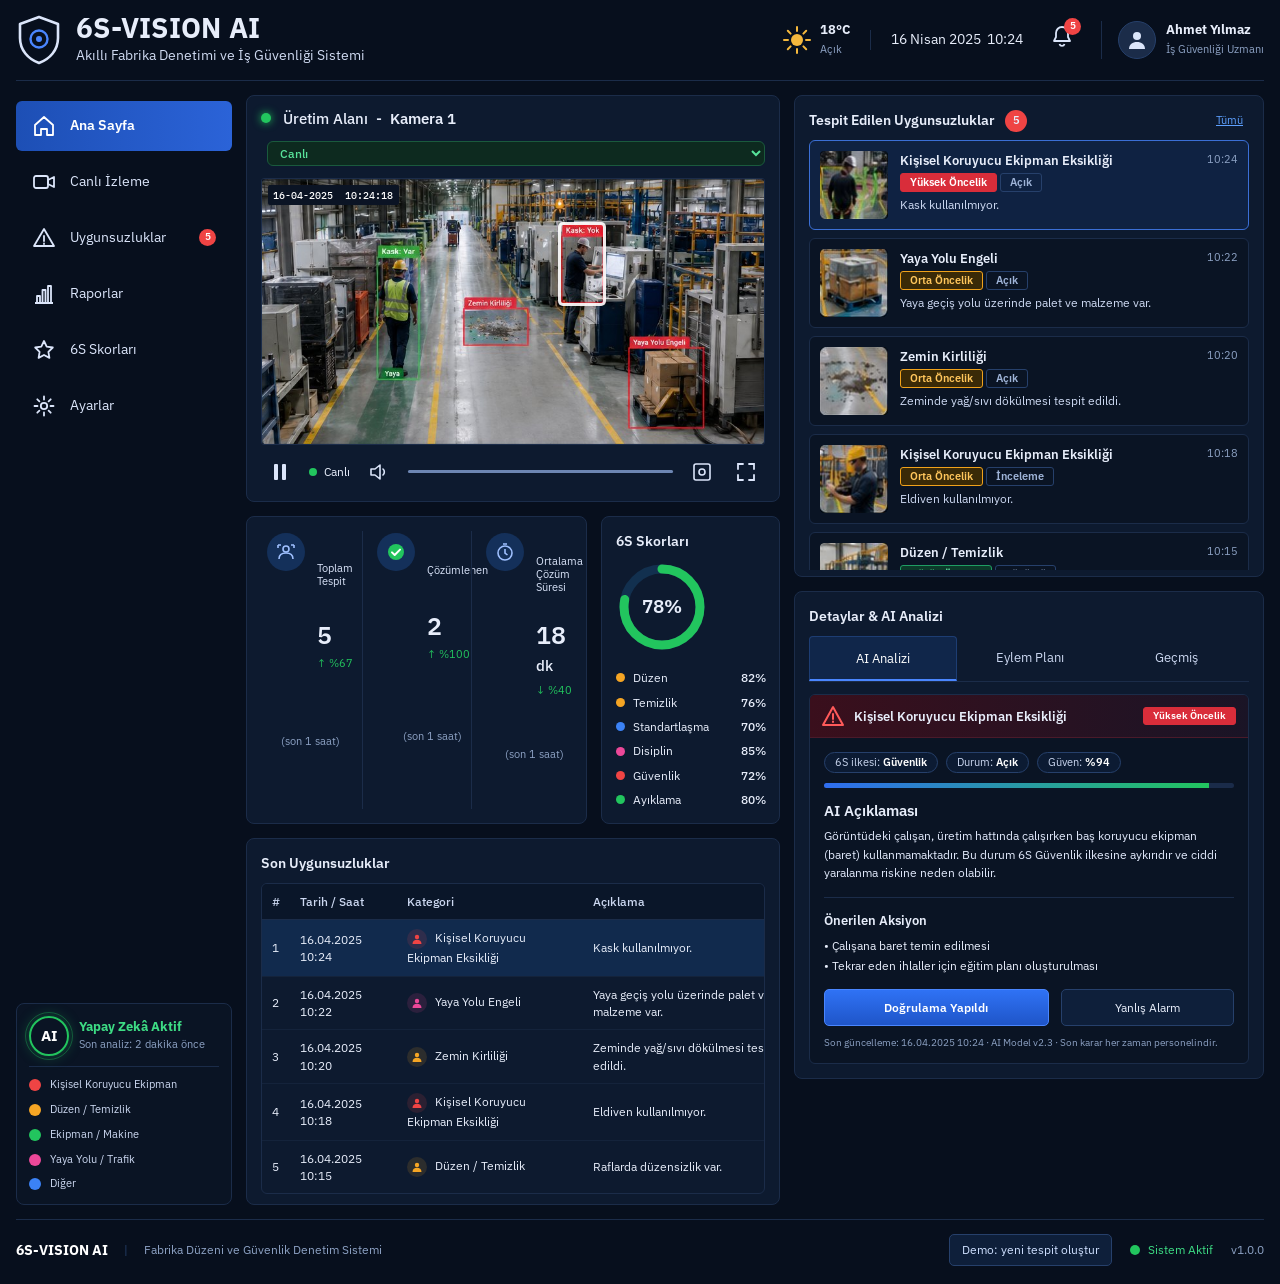
<file: prototype/6s-vision-ai.html>
<!doctype html><html><head><meta charset=utf8><meta name=viewport content="width=device-width,initial-scale=1,viewport-fit=cover"><style>:root{color-scheme:light;box-sizing:border-box;padding-top:env(safe-area-inset-top,0px);padding-bottom:env(safe-area-inset-bottom,0px)}html{scroll-padding-top:env(safe-area-inset-top,0px)}body{margin:0;padding:0;font:14px -apple-system,BlinkMacSystemFont,sans-serif;background:#fff;color:#000}img{max-width:100%}[hidden]:not([hidden=until-found i]){display:none!important}</style></head><body>
<title>6S-VISION AI</title>
<meta name="claude:viewport-fit-sides" content="cover">
<link rel="preconnect" href="https://fonts.googleapis.com">
<link rel="preconnect" href="https://fonts.gstatic.com" crossorigin>
<link rel="stylesheet" href="https://fonts.googleapis.com/css2?family=IBM+Plex+Mono:wght@400;500&family=IBM+Plex+Sans:wght@400;500;600;700&display=swap">
<style>
/* Layout: komuta merkezi. Sol menü | canlı kamera + skorlar + tablo | tespit listesi + AI analiz paneli. Tek koyu tema (kontrol odası). */
:root{
  --bg:#070f1d; --panel:#0d1a2f; --panel-2:#0a1424; --line:#1b2c49; --line-2:#26406b;
  --text:#e7edfa; --mute:#8da2c4; --dim:#5f7599;
  --blue:#2f6df0; --blue-2:#1f4fb8; --red:#ef4444; --amber:#f5a524; --green:#22c55e; --pink:#ec4899;
  --sans:"IBM Plex Sans","Segoe UI",system-ui,sans-serif; --mono:"IBM Plex Mono",ui-monospace,Menlo,monospace;
  color-scheme:dark;
}
*{box-sizing:border-box}
html,body{height:auto}
body{background:var(--bg);color:var(--text);font-family:var(--sans);font-size:13px;line-height:1.45;
  padding-left:max(16px,env(safe-area-inset-left,0px));padding-right:max(16px,env(safe-area-inset-right,0px));padding-block:0;overflow-x:hidden}
button{font:inherit;color:inherit;cursor:pointer}
:focus-visible{outline:2px solid #6aa0ff;outline-offset:2px}
.num{font-variant-numeric:tabular-nums}
.app{max-width:1720px;margin:0 auto;display:grid;gap:14px;
  grid-template-columns:216px minmax(0,1fr) minmax(0,470px);
  grid-template-areas:"top top top" "side main right" "foot foot foot";padding-block:0 0}
.app.wide{grid-template-areas:"top top top" "side main main" "foot foot foot"}
.app.wide .rightcol{display:none}

/* header */
.top{grid-area:top;display:flex;align-items:center;gap:16px;padding:14px 0;border-bottom:1px solid var(--line);flex-wrap:wrap}
.brand{display:flex;align-items:center;gap:14px;min-width:0;margin-right:auto}
.brand svg{flex:none}
.brand h1{margin:0;font-size:28px;line-height:1;letter-spacing:.01em;font-weight:700;text-wrap:balance}
.brand p{margin:4px 0 0;color:#cfdaf1;font-size:13.5px}
.meta{display:flex;align-items:center;gap:20px;flex-wrap:wrap}
.weather{display:flex;align-items:center;gap:8px}
.weather b{display:block;font-size:13px}.weather span{color:var(--mute);font-size:11px}
.clock{font-size:13.5px;padding-left:20px;border-left:1px solid var(--line)}
.bell{position:relative;background:none;border:0;padding:6px}
.bell .cnt,.nav .cnt{position:absolute;top:0;right:0;background:var(--red);color:#fff;font-size:10px;font-weight:600;min-width:17px;height:17px;border-radius:9px;display:grid;place-items:center;padding:0 4px}
.user{display:flex;align-items:center;gap:10px;padding-left:16px;border-left:1px solid var(--line)}
.avatar{width:38px;height:38px;border-radius:50%;background:#1b2c49;display:grid;place-items:center;border:1px solid var(--line-2)}
.user b{display:block;font-size:13px}.user span{font-size:11px;color:var(--mute)}

/* sidebar */
.side{grid-area:side;display:flex;flex-direction:column;gap:14px;min-width:0}
.nav{display:flex;flex-direction:column;gap:6px;padding-top:6px}
.nav button{display:flex;align-items:center;gap:14px;background:none;border:0;border-radius:6px;padding:13px 16px;text-align:left;font-size:14px;color:#dbe5fa;position:relative}
.nav button:hover{background:#0f2038}
.nav button.on{background:linear-gradient(90deg,#1d4fb5,#2b63d8);color:#fff;font-weight:600}
.nav .cnt{position:static;margin-left:auto}
.aicard{margin-top:auto;border:1px solid var(--line);background:var(--panel-2);border-radius:8px;padding:12px}
.aicard .hd{display:flex;gap:10px;align-items:center;padding-bottom:10px;border-bottom:1px solid var(--line)}
.aibadge{width:40px;height:40px;border-radius:50%;border:2px solid var(--green);display:grid;place-items:center;font-weight:700;color:#fff;font-size:15px;position:relative;flex:none;box-shadow:0 0 14px rgba(34,197,94,.35)}
.aibadge::after{content:"";position:absolute;inset:-6px;border-radius:50%;border:1px solid rgba(34,197,94,.35);animation:ping 2.4s ease-out infinite}
@keyframes ping{from{transform:scale(.85);opacity:1}to{transform:scale(1.25);opacity:0}}
.aicard b{color:#3ddc84;font-size:12.5px;display:block}.aicard small{color:var(--mute);font-size:11px}
.legend{list-style:none;margin:10px 0 0;padding:0;display:grid;gap:9px;font-size:11px;color:#cdd9f2}
.legend li{display:flex;align-items:center;gap:9px}
.dot{width:12px;height:12px;border-radius:50%;flex:none}

/* cards */
.card{background:var(--panel);border:1px solid var(--line);border-radius:8px;min-width:0}
.main{grid-area:main;display:flex;flex-direction:column;gap:14px;min-width:0}
.rightcol{grid-area:right;display:flex;flex-direction:column;gap:14px;min-width:0}
.view{display:none;flex-direction:column;gap:14px;min-width:0}.view.on{display:flex}

/* camera */
.cam .bar{display:flex;align-items:center;gap:12px;padding:12px 14px;font-size:15px;font-weight:500;flex-wrap:wrap}
.live-dot{width:10px;height:10px;border-radius:50%;background:var(--green);box-shadow:0 0 8px var(--green)}
.paused .live-dot{background:var(--amber);box-shadow:none}
.camsel{margin-left:6px;background:#0d2a1f;border:1px solid #1a5a3d;color:#58e39a;border-radius:6px;padding:3px 8px;font-size:12px}
.feed{position:relative;margin:0 14px;border:1px solid var(--line);border-radius:3px;overflow:hidden;aspect-ratio:773/409;background:#000}
.feed img{display:block;width:100%;height:100%}
.feed{container-type:inline-size}
.feed .ts{position:absolute;left:1.2%;top:2.4%;background:#0b1424;color:#fff;font:500 2.05cqw/1 var(--mono);padding:.9cqw 0;border-radius:2px;width:26%;text-align:center;white-space:nowrap}
.hs{position:absolute;background:transparent;border:0;padding:0;cursor:pointer;border-radius:2px}
.hs:hover,.hs:focus-visible{box-shadow:0 0 0 3px rgba(106,160,255,.85),0 0 18px rgba(106,160,255,.5)}
.hs.sel{box-shadow:0 0 0 3px rgba(255,255,255,.9)}
.pauseveil{position:absolute;inset:0;background:rgba(5,10,20,.55);display:none;place-items:center;font-size:18px;font-weight:600;letter-spacing:.08em;pointer-events:none}
.paused .pauseveil{display:grid}
.ctrls{display:flex;align-items:center;gap:14px;padding:12px 18px 14px}
.ctrls button{background:none;border:0;padding:4px;display:grid;place-items:center;color:#dbe5fa}
.ctrls .live{display:flex;align-items:center;gap:7px;font-size:12px}
.ctrls .live i{width:8px;height:8px;border-radius:50%;background:var(--green)}
.paused .ctrls .live i{background:var(--amber)}
.seek{flex:1;height:3px;background:#2a3c5e;border-radius:2px;position:relative;min-width:60px}
.seek i{position:absolute;inset:0;background:#6d86b3;border-radius:2px}

/* stats + scores */
.row2{display:grid;grid-template-columns:minmax(0,1.9fr) minmax(0,1fr);gap:14px}
.stats{display:grid;grid-template-columns:repeat(3,minmax(0,1fr));gap:0;padding:14px 6px}
.stat{padding:2px 14px;border-left:1px solid var(--line);display:grid;grid-template-columns:auto 1fr;gap:4px 12px;align-items:start;min-width:0}
.stat:first-child{border-left:0}
.stat .ic{width:38px;height:38px;border-radius:50%;background:#14305a;display:grid;place-items:center;grid-row:span 2}
.stat .l{font-size:11px;color:#dbe5fa;line-height:1.2;align-self:center}
.stat .v{grid-column:2;display:flex;align-items:baseline;gap:7px;flex-wrap:wrap}
.stat .v b{font-size:25px;line-height:1.1;font-weight:600}
.stat .v em{font-style:normal;font-size:11px;color:var(--green)}
.stat .s{grid-column:1/-1;text-align:center;font-size:10.5px;color:var(--mute)}
.score{padding:14px}
.score h3,.card h3{margin:0;font-size:14px;font-weight:600}
.donutwrap{display:flex;align-items:center;gap:16px;margin-top:10px;flex-wrap:wrap}
.donut{position:relative;width:92px;height:92px;flex:none}
.donut b{position:absolute;inset:0;display:grid;place-items:center;font-size:19px;font-weight:600}
.sc{list-style:none;margin:0;padding:0;display:grid;gap:7px;flex:1;min-width:150px}
.sc li{display:flex;align-items:center;gap:8px;font-size:12px}
.sc li span:nth-child(2){flex:1}
.sc li b{font-weight:500}

/* tables */
.tblcard{padding:14px 14px 10px}
.tbl{overflow-x:auto;margin-top:10px;border:1px solid var(--line);border-radius:6px}
table{border-collapse:collapse;width:100%;min-width:720px;font-size:12px}
th{font-weight:500;color:#cdd9f2;text-align:left;padding:9px 10px;background:#0a1629;border-bottom:1px solid var(--line);white-space:nowrap}
td{padding:9px 10px;border-bottom:1px solid #14233b;vertical-align:middle}
tr:last-child td{border-bottom:0}
tbody tr{cursor:pointer}tbody tr:hover{background:#0f2038}tbody tr.sel{background:#112a4d}
.ci{display:inline-grid;place-items:center;width:20px;height:20px;border-radius:50%;margin-right:8px;vertical-align:middle}
.chip{display:inline-block;border-radius:3px;padding:2px 10px;font-size:11px;font-weight:600;min-width:62px;text-align:center}
.chip.y{background:#d92d3a;color:#fff}.chip.o{background:#f0a21b;color:#2a1a00}.chip.d{background:#13884a;color:#eaffef}
.st{display:inline-block;border:1px solid;border-radius:4px;padding:3px 0;font-size:11.5px;min-width:80px;text-align:center;background:transparent}
.st.a{border-color:#ef4444;color:#ffb3b3;background:#3a1220}
.st.i{border-color:#4a7dff;color:#cfe0ff;background:#12294f}
.st.c{border-color:#22c55e;color:#aef0c6;background:#0e3321}
.st.f{border-color:#6c7da0;color:#b9c6df;background:#1a2540}

/* right column */
.inc{padding:14px 14px 6px}
.inc .hd{display:flex;align-items:center;gap:10px;margin-bottom:8px}
.inc .hd .cnt{background:var(--red);border-radius:50%;width:22px;height:22px;display:grid;place-items:center;font-size:11px;font-weight:600}
.inc .hd a{margin-left:auto;color:#5da0ff;font-size:11px;text-decoration:underline;background:none;border:0;cursor:pointer}
.il{list-style:none;margin:0;padding:0;max-height:430px;overflow:auto}
.il li{display:grid;grid-template-columns:68px minmax(0,1fr);gap:12px;padding:10px;border:1px solid var(--line);border-radius:6px;margin-bottom:8px;background:var(--panel-2);cursor:pointer;text-align:left;width:100%;font:inherit;color:inherit}
.il li:hover{border-color:var(--line-2)}.il li.sel{border-color:#3b6fd6;background:#0f2242}
.il img{width:68px;height:68px;object-fit:cover;border-radius:4px;display:block}
.il .t{display:flex;align-items:center;gap:10px;flex-wrap:wrap}
.il .t b{font-size:12.5px;font-weight:600}
.il .t time{margin-left:auto;font-size:10.5px;color:var(--mute)}
.il p{margin:4px 0 0;font-size:12px;color:#cdd9f2}
.pill{display:inline-block;font-size:10.5px;font-weight:600;border-radius:3px;padding:1px 9px;border:1px solid}
.pill.y{background:#d92d3a;border-color:#d92d3a;color:#fff}
.pill.o{background:#3a2a07;border-color:#f0a21b;color:#ffc65c}
.pill.d{background:#0c3a2a;border-color:#1f9d63;color:#5ee0a0}
.detail{padding:0}
.detail>h3{padding:14px 14px 10px}
.tabs{display:flex;border-bottom:1px solid var(--line);margin:0 14px}
.tabs button{flex:1;background:none;border:0;padding:12px 4px;font-size:12.5px;color:#cdd9f2;border-bottom:2px solid transparent}
.tabs button.on{background:#10264a;border:1px solid #1d3d73;border-bottom:2px solid #4a86ff;color:#fff;border-radius:4px 4px 0 0}
.dbody{margin:12px 14px 14px;border:1px solid var(--line);border-radius:6px;background:var(--panel-2);overflow:hidden}
.dtitle{display:flex;align-items:center;gap:10px;padding:10px 12px;background:linear-gradient(90deg,#3a0f1c,#1a1426);border-bottom:1px solid #4a1a2a;font-weight:600;font-size:12.5px}
.dtitle .pill{margin-left:auto;font-size:10px}
.dpad{padding:14px 14px 12px}
.dpad h4{margin:0 0 6px;font-size:14.5px;font-weight:600}
.dpad p{margin:0;font-size:12px;line-height:1.55;color:#e1e9fb}
.dpad hr{border:0;border-top:1px solid var(--line);margin:14px 0}
.dpad ul{margin:6px 0 0;padding:0;list-style:none;font-size:12px;display:grid;gap:3px}
.dpad li::before{content:"• ";}
.btns{display:grid;grid-template-columns:1.3fr 1fr;gap:12px;margin-top:14px}
.b{border-radius:5px;padding:9px 10px;font-size:12px;border:1px solid var(--line-2);background:#0e1f3a;text-align:center}
.b.p{background:linear-gradient(#2f72f5,#1f55c8);border-color:#4a86ff;font-weight:600;color:#fff}
.b:hover{filter:brightness(1.15)}
.b[disabled]{opacity:.5;cursor:not-allowed}
.upd{font-size:10px;color:var(--mute);margin-top:10px}
.facts{display:flex;gap:8px;flex-wrap:wrap;margin:0 0 10px}
.fact{font-size:10.5px;border:1px solid var(--line-2);border-radius:20px;padding:2px 10px;color:#cdd9f2;background:#0c1b33}
.fact b{color:#fff;font-weight:600}
.conf{height:5px;border-radius:3px;background:#1a2b49;overflow:hidden;margin:2px 0 12px}.conf i{display:block;height:100%;background:linear-gradient(90deg,#2f6df0,#22c55e)}
.field{display:grid;gap:4px;font-size:11px;color:var(--mute);margin-bottom:10px}
select,input[type=text],textarea{background:#08142a;border:1px solid var(--line-2);border-radius:5px;color:var(--text);padding:8px 9px;font:inherit;width:100%;min-width:0}
textarea{resize:vertical;min-height:84px}
.tl{list-style:none;margin:0;padding:0 0 0 14px;border-left:1px solid var(--line-2);display:grid;gap:12px}
.tl li{position:relative;font-size:12px}.tl li::before{content:"";position:absolute;left:-19px;top:5px;width:9px;height:9px;border-radius:50%;background:var(--blue);border:2px solid var(--panel-2)}
.tl time{display:block;font:11px var(--mono);color:var(--mute)}
.plan{border:1px solid var(--line);border-radius:5px;padding:9px 10px;margin-bottom:8px;display:flex;gap:10px;align-items:flex-start;font-size:12px;background:#0c1b33}
.plan small{display:block;color:var(--mute);font-size:10.5px}

/* footer */
.foot{grid-area:foot;display:flex;align-items:center;gap:16px;padding:14px 0 18px;border-top:1px solid var(--line);color:var(--mute);font-size:12px;flex-wrap:wrap}
.foot b{color:#fff;font-size:14px}
.foot .sp{margin-left:auto;display:flex;align-items:center;gap:18px;flex-wrap:wrap}
.foot .ok{color:#3ddc84;display:flex;align-items:center;gap:8px}
.foot .demo{background:#0e1f3a;border:1px solid var(--line-2);border-radius:5px;padding:6px 12px;color:#cfe0ff;font-size:12px}
.foot .demo:hover{background:#13305c}

/* secondary views */
.vh{padding:16px 18px}.vh h2{margin:0;font-size:20px}.vh p{margin:4px 0 0;color:var(--mute);max-width:70ch}
.grid3{display:grid;grid-template-columns:repeat(auto-fill,minmax(230px,1fr));gap:14px}
.sk{padding:14px}.sk .big{font-size:32px;font-weight:600;line-height:1}.sk small{color:var(--mute)}
.sk h4{margin:0 0 4px;font-size:14px}.sk .j{font-size:11px;color:var(--mute);margin:6px 0 8px;min-height:30px}
.bars{display:flex;align-items:flex-end;gap:10px;height:170px;padding:10px 14px 0}
.bars .c{flex:1;display:flex;flex-direction:column;align-items:center;justify-content:flex-end;height:100%;gap:6px;min-width:0}
.bars .p{display:flex;align-items:flex-end;gap:4px;height:100%;width:100%;justify-content:center}
.bars .p i{display:block;width:40%;max-width:22px;border-radius:3px 3px 0 0;position:relative}
.bars .p i span{position:absolute;top:-16px;left:50%;transform:translateX(-50%);font-size:10px;color:var(--mute)}
.bars .l{font-size:11px;color:var(--mute)}
.key{display:flex;gap:16px;font-size:11px;color:var(--mute);padding:8px 14px 14px}.key i{display:inline-block;width:10px;height:10px;border-radius:2px;margin-right:6px;vertical-align:-1px}
.chips{display:flex;gap:8px;flex-wrap:wrap;margin:8px 0}
.chips button{background:#0c1b33;border:1px solid var(--line-2);border-radius:20px;padding:5px 12px;font-size:11.5px;color:#cfe0ff;text-align:left}
.chips button:hover{background:#13305c}
.parsed{border:1px dashed #3b6fd6;border-radius:6px;padding:12px;background:#0a1a35;margin-top:12px;display:grid;gap:6px;font-size:12px}
.parsed div{display:flex;gap:8px;flex-wrap:wrap}.parsed span{color:var(--mute);min-width:104px}
.rule{display:flex;align-items:flex-start;gap:12px;padding:10px 12px;border:1px solid var(--line);border-radius:6px;background:var(--panel-2);margin-top:8px;font-size:12px}
.rule small{display:block;color:var(--mute);font-size:11px;margin-top:2px}
.sw{margin-left:auto;flex:none;width:34px;height:19px;border-radius:10px;background:#24406c;border:0;position:relative;padding:0}
.sw::after{content:"";position:absolute;top:2px;left:2px;width:15px;height:15px;border-radius:50%;background:#9bb0d3;transition:left .15s}
.sw.on{background:#1f9d63}.sw.on::after{left:17px;background:#fff}
.two{display:grid;grid-template-columns:minmax(0,1fr) minmax(0,1fr);gap:14px}
.fl{display:flex;gap:8px;flex-wrap:wrap;margin-top:10px}
.fl button{background:#0c1b33;border:1px solid var(--line-2);border-radius:20px;padding:5px 12px;font-size:12px}
.fl button.on{background:#1d4fb5;border-color:#4a86ff;color:#fff}
.toast{position:fixed;left:50%;bottom:calc(20px + env(safe-area-inset-bottom,0px));transform:translate(-50%,30px);background:#12305e;border:1px solid #3b6fd6;color:#fff;padding:10px 16px;border-radius:8px;font-size:12.5px;opacity:0;pointer-events:none;transition:.25s;z-index:30;max-width:min(92vw,520px);text-align:center}
.toast.on{opacity:1;transform:translate(-50%,0)}
@media (prefers-reduced-motion:reduce){.aibadge::after{animation:none}.toast{transition:none}}

@media (max-width:1240px){
  .app{grid-template-columns:190px minmax(0,1fr) minmax(0,400px)}
  .brand h1{font-size:24px}
}
@media (max-width:1020px){
  .app,.app.wide{grid-template-columns:minmax(0,1fr);grid-template-areas:"top" "side" "main" "right" "foot"}
  .app.wide .rightcol{display:none}
  .nav{flex-direction:row;overflow-x:auto;padding-bottom:4px}
  .nav button{white-space:nowrap;padding:10px 14px}
  .aicard{margin-top:0}
  .legend{grid-template-columns:repeat(auto-fit,minmax(150px,1fr))}
  .meta{width:100%;gap:12px}
  .clock,.user{border-left:0;padding-left:0}
}
@media (max-width:640px){
  .row2,.two{grid-template-columns:minmax(0,1fr)}
  .stats{grid-template-columns:minmax(0,1fr);gap:12px}
  .stat{border-left:0;border-top:1px solid var(--line);padding-top:12px}.stat:first-child{border-top:0;padding-top:2px}
  .brand h1{font-size:21px}
  .feed{margin:0 10px}
  .btns{grid-template-columns:minmax(0,1fr)}
  .tabs button{font-size:11.5px}
}
</style>

<div class="app" id="app">
  <header class="top">
    <div class="brand">
      <svg width="46" height="50" viewBox="0 0 46 50" fill="none" aria-hidden="true"><path d="M23 2 4 9v14c0 12 8 21 19 25 11-4 19-13 19-25V9L23 2Z" stroke="#dbe5fa" stroke-width="2.6" stroke-linejoin="round"/><circle cx="23" cy="24" r="8.5" stroke="#4a86ff" stroke-width="2.4"/><circle cx="23" cy="24" r="3" fill="#4a86ff"/></svg>
      <div><h1>6S-VISION AI</h1><p>Akıllı Fabrika Denetimi ve İş Güvenliği Sistemi</p></div>
    </div>
    <div class="meta">
      <div class="weather"><svg width="30" height="30" viewBox="0 0 30 30" fill="none"><circle cx="15" cy="15" r="6" fill="#f5b83d"/><g stroke="#f5b83d" stroke-width="2" stroke-linecap="round"><path d="M15 2v4M15 24v4M2 15h4M24 15h4M5.8 5.8l2.8 2.8M21.4 21.4l2.8 2.8M5.8 24.2l2.8-2.8M21.4 8.6l2.8-2.8"/></g></svg><div><b>18°C</b><span>Açık</span></div></div>
      <div class="clock num" id="hclock">16 Nisan 2025 &nbsp;10:24</div>
      <button class="bell" id="bell" aria-label="Bildirimler"><svg width="26" height="26" viewBox="0 0 26 26" fill="none" stroke="#dbe5fa" stroke-width="1.8" stroke-linejoin="round"><path d="M13 3a6 6 0 0 0-6 6v4l-2 4h16l-2-4V9a6 6 0 0 0-6-6Z"/><path d="M10.5 20a2.6 2.6 0 0 0 5 0"/></svg><span class="cnt num" id="bellcnt">5</span></button>
      <div class="user"><div class="avatar"><svg width="22" height="22" viewBox="0 0 22 22" fill="#dbe5fa"><circle cx="11" cy="7" r="4"/><path d="M3 20c0-4.5 3.6-7 8-7s8 2.5 8 7Z"/></svg></div><div><b>Ahmet Yılmaz</b><span>İş Güvenliği Uzmanı</span></div></div>
    </div>
  </header>

  <aside class="side">
    <nav class="nav" id="nav" aria-label="Ana menü">
      <button data-go="home" class="on"><svg width="24" height="24" viewBox="0 0 24 24" fill="none" stroke="currentColor" stroke-width="1.8" stroke-linejoin="round"><path d="M3 11 12 3l9 8v10h-6v-6H9v6H3Z"/></svg>Ana Sayfa</button>
      <button data-go="live"><svg width="24" height="24" viewBox="0 0 24 24" fill="none" stroke="currentColor" stroke-width="1.8" stroke-linejoin="round"><rect x="2" y="6" width="14" height="12" rx="2"/><path d="m16 10 6-3v10l-6-3Z"/></svg>Canlı İzleme</button>
      <button data-go="inc"><svg width="24" height="24" viewBox="0 0 24 24" fill="none" stroke="currentColor" stroke-width="1.8" stroke-linejoin="round"><path d="M12 3 2 20h20Z"/><path d="M12 10v5M12 17.5v.5" stroke-linecap="round"/></svg>Uygunsuzluklar<span class="cnt num" id="navcnt">5</span></button>
      <button data-go="rep"><svg width="24" height="24" viewBox="0 0 24 24" fill="none" stroke="currentColor" stroke-width="1.8" stroke-linejoin="round"><path d="M3 21h18M5 21v-7h3v7M10.5 21V8h3v13M16 21V4h3v17"/></svg>Raporlar</button>
      <button data-go="six"><svg width="24" height="24" viewBox="0 0 24 24" fill="none" stroke="currentColor" stroke-width="1.8" stroke-linejoin="round"><path d="m12 3 2.7 5.6 6.1.9-4.4 4.3 1 6.1L12 17l-5.4 2.9 1-6.1L3.2 9.5l6.1-.9Z"/></svg>6S Skorları</button>
      <button data-go="set"><svg width="24" height="24" viewBox="0 0 24 24" fill="none" stroke="currentColor" stroke-width="1.8"><circle cx="12" cy="12" r="3.2"/><path d="M12 2.5v3M12 18.5v3M2.5 12h3M18.5 12h3M5.3 5.3l2.1 2.1M16.6 16.6l2.1 2.1M5.3 18.7l2.1-2.1M16.6 7.4l2.1-2.1" stroke-linecap="round"/></svg>Ayarlar</button>
    </nav>
    <div class="aicard">
      <div class="hd"><div class="aibadge">AI</div><div><b>Yapay Zekâ Aktif</b><small>Son analiz: <span id="lastan">2 dakika önce</span></small></div></div>
      <ul class="legend">
        <li><span class="dot" style="background:#ef4444"></span>Kişisel Koruyucu Ekipman</li>
        <li><span class="dot" style="background:#f5a524"></span>Düzen / Temizlik</li>
        <li><span class="dot" style="background:#22c55e"></span>Ekipman / Makine</li>
        <li><span class="dot" style="background:#ec4899"></span>Yaya Yolu / Trafik</li>
        <li><span class="dot" style="background:#3b82f6"></span>Diğer</li>
      </ul>
    </div>
  </aside>

  <main class="main" id="main">
    <!-- HOME -->
    <section class="view on" data-view="home">
      <div class="card cam" id="cam">
        <div class="bar"><span class="live-dot"></span><span>Üretim Alanı &nbsp;-&nbsp; <b id="camname" style="font-weight:600">Kamera 1</b></span>
          <select class="camsel" id="camsel" aria-label="Kamera seç"><option>Canlı</option><option>Kayıt (son 1 saat)</option></select>
        </div>
        <div class="feed" id="feed">
          <img src="[data-uri]" alt="Üretim alanı kamera görüntüsü, yapay zekâ tespitleriyle işaretli">
          <div class="ts num" id="fts">16-04-2025 &nbsp;10:24:17</div>
          <button class="hs" data-inc="1" style="left:59.6%;top:17.4%;width:8.4%;height:29.6%" aria-label="Kask: Yok tespiti"></button>
          <button class="hs" data-inc="3" style="left:40.1%;top:44.7%;width:12.9%;height:17.8%" aria-label="Zemin kirliliği tespiti"></button>
          <button class="hs" data-inc="2" style="left:73.1%;top:59.4%;width:14.9%;height:30.5%" aria-label="Yaya yolu engeli tespiti"></button>
          <button class="hs" data-ok="1" style="left:23%;top:25.2%;width:8.3%;height:50.4%" aria-label="Kask: Var, uygun"></button>
          <div class="pauseveil">DURAKLATILDI</div>
        </div>
        <div class="ctrls">
          <button id="pp" aria-label="Duraklat / Oynat"><svg id="ppi" width="22" height="22" viewBox="0 0 22 22" fill="#dbe5fa"><rect x="5" y="3" width="4" height="16" rx="1"/><rect x="13" y="3" width="4" height="16" rx="1"/></svg></button>
          <span class="live"><i></i><span id="livet">Canlı</span></span>
          <button id="vol" aria-label="Ses"><svg width="22" height="22" viewBox="0 0 22 22" fill="none" stroke="#dbe5fa" stroke-width="1.6" stroke-linejoin="round"><path d="M3 8h4l5-4v14l-5-4H3Z"/><path d="M15 8a4 4 0 0 1 0 6" stroke-linecap="round"/></svg></button>
          <div class="seek"><i></i></div>
          <button id="snap" aria-label="Anlık görüntü"><svg width="22" height="22" viewBox="0 0 22 22" fill="none" stroke="#dbe5fa" stroke-width="1.6" stroke-linejoin="round"><rect x="3" y="3" width="16" height="16" rx="2"/><circle cx="11" cy="11" r="3"/></svg></button>
          <button id="fs" aria-label="Tam ekran"><svg width="22" height="22" viewBox="0 0 22 22" fill="none" stroke="#dbe5fa" stroke-width="1.8" stroke-linecap="round"><path d="M3 8V3h5M14 3h5v5M19 14v5h-5M8 19H3v-5"/></svg></button>
        </div>
      </div>

      <div class="row2">
        <div class="card stats" id="stats"></div>
        <div class="card score" id="score"></div>
      </div>

      <div class="card tblcard">
        <h3>Son Uygunsuzluklar</h3>
        <div class="tbl"><table>
          <thead><tr><th>#</th><th>Tarih / Saat</th><th>Kategori</th><th>Açıklama</th><th>Öncelik</th><th>Durum</th></tr></thead>
          <tbody id="tbody"></tbody></table></div>
      </div>
    </section>

    <!-- INCIDENTS -->
    <section class="view" data-view="inc">
      <div class="card vh"><h2>Uygunsuzluklar</h2><p>Kameralardan tespit edilen tüm uygunsuzluklar. Bir satıra tıklayarak AI analizini ve eylem planını açabilirsiniz.</p>
        <div class="fl" id="flt"><button data-f="all" class="on">Tümü</button><button data-f="Açık">Açık</button><button data-f="İnceleme">İnceleme</button><button data-f="Çözüldü">Çözüldü</button><button data-f="Yanlış Alarm">Yanlış Alarm</button></div></div>
      <div class="card tblcard"><div class="tbl" style="margin-top:0"><table>
        <thead><tr><th>#</th><th>Tarih / Saat</th><th>Kategori</th><th>Açıklama</th><th>Güven</th><th>Öncelik</th><th>Durum</th></tr></thead>
        <tbody id="tbody2"></tbody></table></div></div>
    </section>

    <!-- REPORTS -->
    <section class="view" data-view="rep">
      <div class="card vh"><h2>Raporlar</h2><p>Haftalık tespit ve çözüm trendi, tekrarlayan olaylar. Tekrarlayan ihlaller kök neden analizi için işaretlenir.</p></div>
      <div class="card"><div style="padding:14px 14px 0"><h3>Haftalık tespit ve çözüm</h3></div>
        <div class="bars" id="wbars"></div>
        <div class="key"><span><i style="background:#2f6df0"></i>Tespit</span><span><i style="background:#22c55e"></i>Çözülen</span></div></div>
      <div class="card tblcard"><h3>Tekrarlayan olaylar (son 7 gün)</h3><div class="tbl"><table>
        <thead><tr><th>Kategori</th><th>Tekrar</th><th>En sık bölge</th><th>Öneri</th></tr></thead>
        <tbody>
          <tr><td>Kişisel Koruyucu Ekipman</td><td class="num">4</td><td>Üretim Alanı · Hat 2</td><td>Vardiya başı KKE kontrolü ve eğitim planı</td></tr>
          <tr><td>Yaya Yolu Engeli</td><td class="num">3</td><td>Depo girişi</td><td>Palet bekleme alanı işaretlemesi</td></tr>
          <tr><td>Zemin Kirliliği</td><td class="num">2</td><td>Hat 3 · Pres</td><td>Sızıntı kaynağı için bakım talebi</td></tr>
          <tr><td>Raf Düzensizliği</td><td class="num">5</td><td>Yedek parça rafı</td><td>5S etiketleme ve haftalık raf turu</td></tr>
        </tbody></table></div></div>
    </section>

    <!-- SIX S -->
    <section class="view" data-view="six">
      <div class="card vh"><h2>6S Skorları</h2><p>Her ilke için son 7 günlük puan. Puan, açık uygunsuzluk sayısı ve çözüm süresine göre hesaplanır.</p></div>
      <div class="grid3" id="sixgrid"></div>
    </section>

    <!-- SETTINGS -->
    <section class="view" data-view="set">
      <div class="card vh"><h2>Fabrikaya Özel Denetim Kuralları</h2><p>Kuralı kendi cümlenizle yazın. Sistem kuralı anlayıp yapılandırır, siz onaylamadan devreye girmez.</p></div>
      <div class="two">
        <div class="card" style="padding:14px">
          <h3>Yeni kural</h3>
          <div class="field" style="margin-top:10px"><label for="rtxt">Kuralı doğal dille yazın</label>
            <textarea id="rtxt" placeholder="Örn: Pres hattında çalışırken herkes koruyucu gözlük takmalı, aksi halde yüksek öncelikli uyarı ver."></textarea></div>
          <div class="chips" id="rex"></div>
          <button class="b p" id="rparse" style="width:100%;margin-top:6px">Kuralı Anla</button>
          <div id="rprev"></div>
        </div>
        <div class="card" style="padding:14px">
          <h3>Etkin kurallar</h3><div id="rules"></div>
          <h3 style="margin-top:18px">İnsan onayı</h3>
          <div class="rule"><div>Düşük güvenli tespitleri personel doğrulasın<small>Güven oranı %80 altındaki tespitler bildirim olmadan önce doğrulama bekler.</small></div><button class="sw on" id="sw1" aria-label="Düşük güvenli tespitlerde doğrulama"></button></div>
          <div class="rule"><div>Yanlış alarm geri bildirimini modele aktar<small>Personelin "Yanlış Alarm" işaretleri kural eşiklerini ayarlamak için kullanılır.</small></div><button class="sw on" id="sw2" aria-label="Geri bildirim"></button></div>
        </div>
      </div>
    </section>
  </main>

  <aside class="rightcol" id="right">
    <div class="card inc">
      <div class="hd"><h3>Tespit Edilen Uygunsuzluklar</h3><span class="cnt num" id="rcnt">5</span><button class="lnk" data-go="inc" style="margin-left:auto;background:none;border:0;color:#5da0ff;font-size:11px;text-decoration:underline">Tümü</button></div>
      <ul class="il" id="ilist"></ul>
    </div>
    <div class="card detail">
      <h3>Detaylar &amp; AI Analizi</h3>
      <div class="tabs" role="tablist" id="tabs"><button data-t="ai" class="on">AI Analizi</button><button data-t="plan">Eylem Planı</button><button data-t="hist">Geçmiş</button></div>
      <div class="dbody" id="dbody"></div>
    </div>
  </aside>

  <footer class="foot">
    <b>6S-VISION AI</b><span style="color:var(--line-2)">|</span><span>Fabrika Düzeni ve Güvenlik Denetim Sistemi</span>
    <div class="sp"><button class="demo" id="sim">Demo: yeni tespit oluştur</button><span class="ok"><span class="dot" style="background:#22c55e;width:10px;height:10px"></span>Sistem Aktif</span><span class="num">v1.0.0</span></div>
  </footer>
</div>
<div class="toast" id="toast" role="status" aria-live="polite"></div>

<script>
(function(){
var IMG={t:["[data-uri]","[data-uri]","[data-uri]","[data-uri]","[data-uri]"]};
var CATS={ppe:{n:"Kişisel Koruyucu Ekipman",c:"#ef4444"},tidy:{n:"Düzen / Temizlik",c:"#f5a524"},walk:{n:"Yaya Yolu / Trafik",c:"#ec4899"},equip:{n:"Ekipman / Makine",c:"#22c55e"},other:{n:"Diğer",c:"#3b82f6"}};
var SCORES=[["Düzen",82,"#f5a524","Seiton"],["Temizlik",76,"#f5a524","Seiso"],["Standartlaşma",70,"#3b82f6","Seiketsu"],["Disiplin",85,"#ec4899","Shitsuke"],["Güvenlik",72,"#ef4444","Safety"],["Ayıklama",80,"#22c55e","Seiri"]];
var SIXTXT={"Düzen":"Her şeyin yeri belli olmalı. Yaya yolları ve geçişler açık kalmalı.","Temizlik":"Çalışma alanı ve zemin temiz tutulmalı, kaynağında önlenmeli.","Standartlaşma":"Düzen ve temizlik kuralları yazılı ve herkes için aynı olmalı.","Disiplin":"Kurallar alışkanlık olarak sürdürülmeli, denetimler aksatılmamalı.","Güvenlik":"KKE kullanımı, tehlikeli bölgeler ve güvenli çalışma koşulları.","Ayıklama":"Gereksiz malzeme ve ekipman çalışma alanından uzaklaştırılmalı."};
var TREND={"Düzen":[78,79,80,79,81,82,82],"Temizlik":[80,78,77,78,75,76,76],"Standartlaşma":[66,67,68,69,69,70,70],"Disiplin":[82,83,83,84,84,85,85],"Güvenlik":[76,75,77,74,73,72,72],"Ayıklama":[77,78,78,79,79,80,80]};
var REC={ppe:4,walk:3,tidy:5};
var inc=[
{id:1,time:"10:24",cat:"ppe",title:"Kişisel Koruyucu Ekipman Eksikliği",pri:"Yüksek",desc:"Kask kullanılmıyor.",status:"Açık",thumb:0,conf:94,sc:"Güvenlik",
 ai:"Görüntüdeki çalışan, üretim hattında çalışırken baş koruyucu ekipman (baret) kullanmamaktadır. Bu durum 6S Güvenlik ilkesine aykırıdır ve ciddi yaralanma riskine neden olabilir.",
 act:["Çalışana baret temin edilmesi","Tekrar eden ihlaller için eğitim planı oluşturulması"],plans:[],log:[]},
{id:2,time:"10:22",cat:"walk",title:"Yaya Yolu Engeli",pri:"Orta",desc:"Yaya geçiş yolu üzerinde palet ve malzeme var.",status:"Açık",thumb:1,conf:91,sc:"Düzen",
 ai:"Yaya geçiş yolu üzerinde palet ve koli bırakılmıştır. Acil durumda tahliye yolunu daraltmakta, forklift ile yaya arasında çarpışma riski oluşturmaktadır. 6S Düzen (Seiton) ilkesine aykırıdır.",
 act:["Paletin belirlenen depolama alanına taşınması","Yaya yolu zemin işaretlemesinin kontrol edilmesi"],plans:[],log:[]},
{id:3,time:"10:20",cat:"tidy",title:"Zemin Kirliliği",pri:"Orta",desc:"Zeminde yağ/sıvı dökülmesi tespit edildi.",status:"Açık",thumb:2,conf:87,sc:"Temizlik",
 ai:"Zeminde yağ veya sıvı dökülmesi görülmektedir. Kayma ve düşme riski oluşturur, 6S Temizlik (Seiso) ilkesine aykırıdır. Sızıntının kaynağı tekrar eden bir soruna işaret edebilir.",
 act:["Dökülmenin emici malzemeyle temizlenmesi","Sızıntı kaynağı için bakım talebi açılması"],plans:[],log:[]},
{id:4,time:"10:18",cat:"ppe",title:"Kişisel Koruyucu Ekipman Eksikliği",pri:"Orta",desc:"Eldiven kullanılmıyor.",status:"İnceleme",thumb:3,conf:82,sc:"Güvenlik",
 ai:"Çalışan, makine başında çalışırken koruyucu eldiven kullanmamaktadır. El yaralanması riski vardır ve 6S Güvenlik ilkesine aykırıdır. Güven oranı eşiğe yakın olduğu için personel doğrulaması beklenmektedir.",
 act:["Eldiven kullanım talimatının hatırlatılması","Makine başına eldiven istasyonu konulması"],plans:[],log:["10:19|Personel doğrulama için incelemeye aldı"]},
{id:5,time:"10:15",cat:"tidy",title:"Düzen / Temizlik",pri:"Düşük",desc:"Raflarda düzensizlik var.",status:"Çözüldü",thumb:4,conf:78,sc:"Düzen",
 ai:"Depo raflarında malzemeler etiketli alanlarının dışına yerleştirilmiş. Risk düşüktür, ancak 6S Düzen ve Standartlaşma ilkelerini zayıflatır.",
 act:["Malzemelerin etiketli alanlara yerleştirilmesi"],plans:[],log:["10:31|Depo sorumlusu düzeltti, kapatıldı"]}
];
var sel=1,tab="ai",filter="all",paused=false,sim=10*3600+24*60+17,nextId=6,rules=[],view="home";
var ICON=function(c){return '<span class="ci" style="background:'+c+'22"><svg width="12" height="12" viewBox="0 0 12 12"><circle cx="6" cy="4" r="2.2" fill="'+c+'"/><path d="M1.5 11c0-3 2-4.2 4.5-4.2S10.5 8 10.5 11Z" fill="'+c+'"/></svg></span>'};
function $(s,r){return (r||document).querySelector(s)}
function $$(s,r){return Array.prototype.slice.call((r||document).querySelectorAll(s))}
function pc(p){return p==="Yüksek"?"y":p==="Orta"?"o":"d"}
function sc(s){return s==="Açık"?"a":s==="İnceleme"?"i":s==="Çözüldü"?"c":"f"}
function get(id){return inc.filter(function(x){return x.id===id})[0]}
function pad(n){return (n<10?"0":"")+n}
function clk(s){return pad(Math.floor(s/3600))+":"+pad(Math.floor(s/60)%60)}
function clks(s){return clk(s)+":"+pad(s%60)}
function toast(m){var t=$("#toast");t.textContent=m;t.classList.add("on");clearTimeout(toast.h);toast.h=setTimeout(function(){t.classList.remove("on")},2600)}
function esc(s){return String(s).replace(/[&<>"]/g,function(c){return {"&":"&amp;","<":"&lt;",">":"&gt;",'"':"&quot;"}[c]})}

function renderStats(){
  var tot=inc.length,done=inc.filter(function(x){return x.status!=="Açık"}).length;
  var ic1='<svg width="20" height="20" viewBox="0 0 20 20" fill="none" stroke="#9fc0ff" stroke-width="1.6"><circle cx="10" cy="7" r="3"/><path d="M3 17c0-4 3-6 7-6s7 2 7 6M2 3h3M15 3h3M2 3v3M18 3v3"/></svg>';
  var ic2='<svg width="20" height="20" viewBox="0 0 20 20"><circle cx="10" cy="10" r="8" fill="#22c55e"/><path d="m6 10.4 2.7 2.6L14 7.6" stroke="#fff" stroke-width="2" fill="none" stroke-linecap="round" stroke-linejoin="round"/></svg>';
  var ic3='<svg width="20" height="20" viewBox="0 0 20 20" fill="none" stroke="#9fc0ff" stroke-width="1.6"><circle cx="10" cy="11" r="7"/><path d="M10 7v4l2.5 2M8 2h4"/></svg>';
  $("#stats").innerHTML=
   '<div class="stat"><div class="ic">'+ic1+'</div><div class="l">Toplam Tespit</div><div class="v num"><b>'+tot+'</b><em>↑ %67</em></div><div class="s">(son 1 saat)</div></div>'+
   '<div class="stat"><div class="ic">'+ic2+'</div><div class="l">Çözümlenen</div><div class="v num"><b>'+done+'</b><em>↑ %100</em></div><div class="s">(son 1 saat)</div></div>'+
   '<div class="stat"><div class="ic">'+ic3+'</div><div class="l">Ortalama Çözüm Süresi</div><div class="v num"><b>18 <small style="font-size:15px;font-weight:500">dk</small></b><em>↓ %40</em></div><div class="s">(son 1 saat)</div></div>';
}
function avg(){return Math.round(SCORES.reduce(function(a,s){return a+s[1]},0)/SCORES.length)}
function renderScore(){
  var a=avg(),C=2*Math.PI*38,off=C*(1-a/100);
  $("#score").innerHTML='<h3>6S Skorları</h3><div class="donutwrap"><div class="donut"><svg viewBox="0 0 92 92" width="92" height="92"><circle cx="46" cy="46" r="38" fill="none" stroke="#12304f" stroke-width="9"/><circle cx="46" cy="46" r="38" fill="none" stroke="#22c55e" stroke-width="9" stroke-linecap="round" stroke-dasharray="'+C.toFixed(1)+'" stroke-dashoffset="'+off.toFixed(1)+'" transform="rotate(-90 46 46)"/></svg><b class="num">'+a+'%</b></div><ul class="sc">'+
   SCORES.map(function(s){return '<li><span class="dot" style="background:'+s[2]+';width:9px;height:9px"></span><span>'+s[0]+'</span><b class="num">'+s[1]+'%</b></li>'}).join("")+'</ul></div>';
}
function renderTable(){
  $("#tbody").innerHTML=inc.slice(0,8).map(function(x,i){return '<tr data-id="'+x.id+'" class="'+(x.id===sel?"sel":"")+'"><td class="num">'+(i+1)+'</td><td class="num">16.04.2025 '+x.time+'</td><td>'+ICON(CATS[x.cat].c)+esc(x.title)+'</td><td>'+esc(x.desc)+'</td><td><span class="chip '+pc(x.pri)+'">'+x.pri+'</span></td><td><span class="st '+sc(x.status)+'">'+(x.status==="İnceleme"?"İncele":x.status)+'</span></td></tr>'}).join("");
  var list=inc.filter(function(x){return filter==="all"||x.status===filter});
  $("#tbody2").innerHTML=list.length?list.map(function(x,i){return '<tr data-id="'+x.id+'" class="'+(x.id===sel?"sel":"")+'"><td class="num">'+x.id+'</td><td class="num">16.04.2025 '+x.time+'</td><td>'+ICON(CATS[x.cat].c)+esc(x.title)+'</td><td>'+esc(x.desc)+'</td><td class="num">%'+x.conf+'</td><td><span class="chip '+pc(x.pri)+'">'+x.pri+'</span></td><td><span class="st '+sc(x.status)+'">'+x.status+'</span></td></tr>'}).join(""):'<tr><td colspan="7" style="text-align:center;color:var(--mute);padding:22px">Bu durumda kayıt yok.</td></tr>';
}
function renderList(){
  $("#ilist").innerHTML=inc.map(function(x){return '<li data-id="'+x.id+'" tabindex="0" class="'+(x.id===sel?"sel":"")+'"><img src="'+IMG.t[x.thumb]+'" alt=""><div><div class="t"><b>'+esc(x.title)+'</b><time class="num">'+x.time+'</time></div><div style="margin-top:4px"><span class="pill '+pc(x.pri)+'">'+x.pri+' Öncelik</span> <span class="pill" style="border-color:#26406b;color:#9fb4d8;background:transparent">'+x.status+'</span></div><p>'+esc(x.desc)+'</p></div></li>'}).join("");
}
function badges(){var n=inc.length;["#bellcnt","#navcnt","#rcnt"].forEach(function(s){$(s).textContent=n})}
function renderDetail(){
  var x=get(sel);if(!x){$("#dbody").innerHTML="";return}
  var h="";
  if(tab==="ai"){
    var closed=x.status==="Çözüldü"||x.status==="Yanlış Alarm";
    h='<div class="dtitle"><svg width="22" height="22" viewBox="0 0 22 22"><path d="M11 2 1 20h20Z" fill="none" stroke="#ff5a5a" stroke-width="2" stroke-linejoin="round"/><path d="M11 9v5M11 16.5v.5" stroke="#ff5a5a" stroke-width="2" stroke-linecap="round"/></svg>'+esc(x.title)+'<span class="pill '+pc(x.pri)+'">'+x.pri+' Öncelik</span></div>'+
    '<div class="dpad"><div class="facts"><span class="fact">6S ilkesi: <b>'+x.sc+'</b></span><span class="fact">Durum: <b>'+x.status+'</b></span><span class="fact">Güven: <b class="num">%'+x.conf+'</b></span></div><div class="conf" aria-hidden="true"><i style="width:'+x.conf+'%"></i></div>'+
    '<h4>AI Açıklaması</h4><p>'+esc(x.ai)+'</p><hr><h4 style="font-size:13px">Önerilen Aksiyon</h4><ul>'+x.act.map(function(a){return '<li>'+esc(a)+'</li>'}).join("")+'</ul>'+
    '<div class="btns"><button class="b p" id="bver"'+(closed||x.status==="İnceleme"?" disabled":"")+'>Doğrulama Yapıldı</button><button class="b" id="bfalse"'+(closed?" disabled":"")+'>Yanlış Alarm</button></div>'+
    '<div class="upd">Son güncelleme: 16.04.2025 '+x.time+' · AI Model v2.3 · Son karar her zaman personelindir.</div></div>';
  }else if(tab==="plan"){
    h='<div class="dpad"><h4>Düzeltici Faaliyet</h4>'+
    (x.plans.length?x.plans.map(function(p){return '<div class="plan"><span class="dot" style="background:#3b82f6;margin-top:4px"></span><div>'+esc(p.a)+'<small>Sorumlu: '+esc(p.o)+' · Termin: '+esc(p.d)+'</small></div></div>'}).join(""):'<p style="color:var(--mute);margin-bottom:10px">Bu uygunsuzluk için henüz faaliyet yok.</p>')+
    '<div class="field" style="margin-top:12px"><label for="pa">Faaliyet</label><select id="pa">'+x.act.map(function(a){return '<option>'+esc(a)+'</option>'}).join("")+'</select></div>'+
    '<div class="two" style="gap:10px"><div class="field"><label for="po">Sorumlu</label><select id="po"><option>Üretim Sorumlusu · Mehmet K.</option><option>Bakım · Elif D.</option><option>İSG · Ahmet Y.</option><option>Depo · Can T.</option></select></div><div class="field"><label for="pd">Termin</label><select id="pd"><option>Bugün 16:00</option><option>Yarın 10:00</option><option>3 gün içinde</option></select></div></div>'+
    '<div class="btns"><button class="b p" id="bplan">Faaliyet Oluştur</button><button class="b" id="bres"'+(x.status==="Çözüldü"?" disabled":"")+'>Çözüldü İşaretle</button></div></div>';
  }else{
    var rec=REC[x.cat]||2;
    var ev=['<li><time>'+x.time+'</time>AI tespit etti (güven %'+x.conf+'), '+esc(x.title)+' bildirimi oluşturuldu</li>'].concat(x.log.map(function(l){var p=l.split("|");return '<li><time>'+p[0]+'</time>'+esc(p[1])+'</li>'}));
    h='<div class="dpad"><h4>Olay geçmişi</h4><ul class="tl" style="margin-top:12px">'+ev.reverse().join("")+'</ul><hr><h4 style="font-size:13px">Tekrar takibi</h4><p>Bu kategoride son 7 günde <b class="num">'+rec+'</b> olay kaydedildi. '+(rec>=4?"Tekrar sayısı eşiği aştığı için kök neden analizi öneriliyor.":"Tekrar sayısı normal aralıkta.")+'</p></div>';
  }
  $("#dbody").innerHTML=h;
  $$("#tabs button").forEach(function(b){b.classList.toggle("on",b.dataset.t===tab)});
}
function renderAll(){renderStats();renderScore();renderTable();renderList();badges();renderDetail();markSel()}
function markSel(){$$(".hs[data-inc]").forEach(function(b){b.classList.toggle("sel",+b.dataset.inc===sel)})}
function select(id,goTab){sel=id;if(goTab)tab=goTab;renderTable();renderList();renderDetail();markSel()}
function bump(x,d){SCORES.forEach(function(s){if(s[0]===x.sc)s[1]=Math.max(0,Math.min(100,s[1]+d))})}

/* events */
document.addEventListener("click",function(e){
  var t=e.target;
  var go=t.closest("[data-go]");if(go){showView(go.dataset.go);return}
  var hs=t.closest(".hs");if(hs){if(hs.dataset.ok){toast("Kask: Var. Bu çalışan uygun, bildirim oluşmadı.");return}select(+hs.dataset.inc,"ai");toast("Tespit seçildi: "+get(+hs.dataset.inc).title);return}
  var tr=t.closest("tbody tr[data-id]");if(tr){select(+tr.dataset.id,"ai");return}
  var li=t.closest("#ilist li");if(li){select(+li.dataset.id,"ai");return}
  var tb=t.closest("#tabs button");if(tb){tab=tb.dataset.t;renderDetail();return}
  var f=t.closest("#flt button");if(f){filter=f.dataset.f;$$("#flt button").forEach(function(b){b.classList.toggle("on",b===f)});renderTable();return}
  if(t.closest("#bver")){var x=get(sel);x.status="İnceleme";x.log.push(clk(sim)+"|Personel AI tespitini doğruladı");renderAll();toast("Doğrulandı. Eylem Planı sekmesinden faaliyet oluşturabilirsiniz.");return}
  if(t.closest("#bfalse")){var y=get(sel);y.status="Yanlış Alarm";y.log.push(clk(sim)+"|Yanlış alarm olarak işaretlendi, model geri bildirimi kaydedildi");renderAll();toast("Yanlış alarm kaydedildi. Geri bildirim modele iletilecek.");return}
  if(t.closest("#bplan")){var z=get(sel);z.plans.push({a:$("#pa").value,o:$("#po").value,d:$("#pd").value});z.log.push(clk(sim)+"|Düzeltici faaliyet oluşturuldu: "+$("#po").value);if(z.status==="Açık")z.status="İnceleme";renderAll();toast("Düzeltici faaliyet oluşturuldu.");return}
  if(t.closest("#bres")){var w=get(sel);w.status="Çözüldü";w.log.push(clk(sim)+"|Uygunsuzluk giderildi");bump(w,2);renderAll();toast("Çözüldü olarak kapatıldı. "+w.sc+" skoru güncellendi.");return}
  if(t.closest("#pp")){paused=!paused;$("#cam").classList.toggle("paused",paused);$("#livet").textContent=paused?"Duraklatıldı":"Canlı";$("#ppi").innerHTML=paused?'<path d="M6 3v16l13-8Z"/>':'<rect x="5" y="3" width="4" height="16" rx="1"/><rect x="13" y="3" width="4" height="16" rx="1"/>';return}
  if(t.closest("#vol")){toast("Kamera sesi kapalı (prototip)");return}
  if(t.closest("#snap")){toast("Anlık görüntü kaydedildi (prototip)");return}
  if(t.closest("#fs")){var fd=$("#feed");if(fd.requestFullscreen){fd.requestFullscreen().catch(function(){toast("Tam ekran bu görünümde kullanılamıyor")})}else toast("Tam ekran desteklenmiyor");return}
  if(t.closest("#bell")){showView("inc");return}
  if(t.closest("#sim")){simulate();return}
  var sw=t.closest(".sw");if(sw){sw.classList.toggle("on");return}
  var ex=t.closest("#rex button");if(ex){$("#rtxt").value=ex.textContent;$("#rprev").innerHTML="";return}
  if(t.closest("#rparse")){parseRule();return}
  if(t.closest("#radd")){addRule();return}
  var rr=t.closest("[data-rr]");if(rr){rules.splice(+rr.dataset.rr,1);renderRules();toast("Kural kaldırıldı.")}
});
document.addEventListener("keydown",function(e){if((e.key==="Enter"||e.key===" ")&&e.target.matches&&e.target.matches("#ilist li")){e.preventDefault();select(+e.target.dataset.id,"ai")}});
$("#camsel").addEventListener("change",function(e){if(e.target.selectedIndex===1){toast("Kayıt oynatma bu prototipte kapalı");e.target.selectedIndex=0}});

function showView(v){
  if(v==="live")v="home";
  view=v;
  $$(".view").forEach(function(s){s.classList.toggle("on",s.dataset.view===v)});
  $$("#nav button").forEach(function(b){var g=b.dataset.go;b.classList.toggle("on",g===v||(g==="home"&&v==="home"))});
  $("#app").classList.toggle("wide",v!=="home"&&v!=="inc");
  if(v==="rep")renderReports();if(v==="six")renderSix();if(v==="set")renderRules();
  window.scrollTo({top:0});
}

/* clock */
var MON="Nisan";
setInterval(function(){if(paused)return;sim++;$("#fts").innerHTML="16-04-2025 &nbsp;"+clks(sim);$("#hclock").innerHTML="16 "+MON+" 2025 &nbsp;"+clk(sim);var m=Math.max(1,Math.floor((sim-(10*3600+22*60))/60)+0);$("#lastan").textContent=(m<=1?"1":m)+" dakika önce"},1000);

/* simulate */
var POOL=[
{cat:"ppe",title:"Kişisel Koruyucu Ekipman Eksikliği",pri:"Yüksek",desc:"Koruyucu gözlük kullanılmıyor.",thumb:0,conf:92,sc:"Güvenlik",ai:"Pres makinesi yanında çalışan personel koruyucu gözlük takmamaktadır. Göz yaralanması riski vardır ve 6S Güvenlik ilkesine aykırıdır.",act:["Çalışana koruyucu gözlük verilmesi","Pres bölgesi KKE panosunun güncellenmesi"]},
{cat:"walk",title:"Yaya Yolu Engeli",pri:"Orta",desc:"Forklift yoluna koli bırakılmış.",thumb:1,conf:89,sc:"Düzen",ai:"Forklift geçiş hattı üzerine bırakılan koliler görüş alanını daraltmakta ve çarpışma riski doğurmaktadır. 6S Düzen ilkesine aykırıdır.",act:["Kolilerin bekleme alanına taşınması","Hat işaretlemesinin yenilenmesi"]},
{cat:"tidy",title:"Zemin Kirliliği",pri:"Orta",desc:"Pres altında yağ lekesi var.",thumb:2,conf:85,sc:"Temizlik",ai:"Pres altında yağ birikmesi görülmektedir. Kayma riski vardır ve tekrar eden bir sızıntıya işaret edebilir.",act:["Lekenin temizlenmesi","Sızıntı için bakım talebi açılması"]},
{cat:"tidy",title:"Düzen / Temizlik",pri:"Düşük",desc:"Alet panosunda eksik alet var.",thumb:4,conf:76,sc:"Standartlaşma",ai:"Gölge panosunda yeri boş kalan aletler tespit edildi. Düşük risklidir, 6S Standartlaşma ilkesini zayıflatır.",act:["Aletlerin panoya iade edilmesi"]}
];
function simulate(){
  var p=POOL[(nextId-6)%POOL.length];
  var o={id:nextId++,time:clk(sim),status:"Açık",plans:[],log:[]};for(var k in p)o[k]=p[k];
  inc.unshift(o);sel=o.id;tab="ai";SCORES.forEach(function(s){if(s[0]===o.sc)s[1]=Math.max(0,s[1]-1)});
  renderAll();toast("Yeni tespit: "+o.title+" ("+o.pri+" öncelik)");
}

/* reports + six */
function renderReports(){
  var d=["Pzt","Sal","Çar","Per","Cum","Cmt","Paz"],a=[9,7,11,6,8,3,5],b=[8,6,9,6,7,3,4],m=12;
  $("#wbars").innerHTML=d.map(function(n,i){return '<div class="c"><div class="p"><i style="height:'+(a[i]/m*100)+'%;background:#2f6df0"><span class="num">'+a[i]+'</span></i><i style="height:'+(b[i]/m*100)+'%;background:#22c55e"><span class="num">'+b[i]+'</span></i></div><div class="l">'+n+'</div></div>'}).join("");
}
function spark(arr,color){var mn=Math.min.apply(0,arr)-2,mx=Math.max.apply(0,arr)+2,w=200,h=46;var pts=arr.map(function(v,i){return (i/(arr.length-1)*w).toFixed(1)+","+(h-(v-mn)/(mx-mn)*h).toFixed(1)});return '<svg viewBox="0 0 '+w+' '+(h+6)+'" width="100%" height="52" preserveAspectRatio="none" aria-hidden="true"><polyline points="0,'+(h+3)+' '+pts.join(" ")+' '+w+','+(h+3)+'" fill="'+color+'22" stroke="none"/><polyline points="'+pts.join(" ")+'" fill="none" stroke="'+color+'" stroke-width="2" vector-effect="non-scaling-stroke"/></svg>'}
function renderSix(){
  $("#sixgrid").innerHTML=SCORES.map(function(s){var t=TREND[s[0]].slice();t[6]=s[1];var d=t[6]-t[0];return '<div class="card sk"><h4>'+s[0]+' <small>· '+s[3]+'</small></h4><div class="big num" style="color:'+s[2]+'">'+s[1]+'%</div><div class="j">'+SIXTXT[s[0]]+'</div>'+spark(t,s[2])+'<small class="num">7 gün: '+(d>=0?"↑ +":"↓ ")+d+' puan</small></div>'}).join("");
}

/* rules */
var EX=["Pres hattında çalışırken herkes koruyucu gözlük takmalı, aksi halde yüksek öncelikli uyarı ver.","Depo girişindeki yaya yolunda palet 2 dakikadan fazla beklerse uyar.","Boyahane zemininde sıvı dökülmesi olursa bakım ekibine bildir."];
$("#rex").innerHTML=EX.map(function(s){return '<button type="button">'+esc(s)+'</button>'}).join("");
rules=[{t:"Forklift hattında yaya varsa operatöre sesli uyarı ver",z:"Depo · Kamera 3",o:"Yaya / araç yakınlığı",p:"Yüksek",s:"Güvenlik",on:true},{t:"Yedek parça rafında etiket dışı malzeme uyarısı",z:"Depo · Kamera 4",o:"Raf düzensizliği",p:"Düşük",s:"Düzen",on:true}];
var pending=null;
function parseRule(){
  var tx=$("#rtxt").value.trim();if(tx.length<8){toast("Önce kuralı yazın.");return}
  var l=tx.toLocaleLowerCase("tr");
  var z=/pres/.test(l)?"Üretim Alanı · Pres hattı":/depo/.test(l)?"Depo · Giriş":/boya/.test(l)?"Boyahane":/kamera\s*(\d)/.test(l)?"Kamera "+l.match(/kamera\s*(\d)/)[1]:"Tüm üretim alanı";
  var o,s;
  if(/gözlük|baret|kask|eldiven|yelek|kulaklık|maske/.test(l)){o="KKE kontrolü: "+(l.match(/gözlük|baret|kask|eldiven|yelek|kulaklık|maske/)[0]);s="Güvenlik"}
  else if(/palet|koli|engel|yaya|forklift/.test(l)){o="Yaya yolu / geçiş engeli";s="Düzen"}
  else if(/sıvı|yağ|döküntü|zemin|kir/.test(l)){o="Zemin kirliliği";s="Temizlik"}
  else if(/raf|etiket|alet|pano/.test(l)){o="Etiket / yerleşim uygunluğu";s="Standartlaşma"}
  else{o="Genel görsel uygunsuzluk";s="Disiplin"}
  var p=/yüksek|kritik|acil/.test(l)?"Yüksek":/düşük|hafif/.test(l)?"Düşük":"Orta";
  var dl=l.match(/(\d+)\s*(dakika|dk|saniye|sn)/);
  var nt=/bakım/.test(l)?"Bakım ekibi":/operatör/.test(l)?"Operatör":"İSG uzmanı";
  pending={t:tx,z:z,o:o,p:p,s:s,on:true,d:dl?dl[1]+" "+dl[2]:"Anında",n:nt};
  $("#rprev").innerHTML='<div class="parsed"><div><span>Bölge</span><b>'+esc(z)+'</b></div><div><span>Denetlenen koşul</span><b>'+esc(o)+'</b></div><div><span>6S ilkesi</span><b>'+s+'</b></div><div><span>Öncelik</span><b>'+p+'</b></div><div><span>Bekleme süresi</span><b>'+esc(pending.d)+'</b></div><div><span>Bildirim</span><b>'+nt+'</b></div><div style="color:var(--mute)">Sistem kuralı bu şekilde anladı. Yanlışsa metni düzeltip tekrar deneyin.</div><button class="b p" id="radd" type="button">Onayla ve Kuralı Etkinleştir</button></div>';
}
function addRule(){if(!pending)return;rules.unshift(pending);pending=null;$("#rprev").innerHTML="";$("#rtxt").value="";renderRules();toast("Kural onaylandı ve etkinleştirildi.")}
function renderRules(){
  $("#rules").innerHTML=rules.map(function(r,i){return '<div class="rule"><div>'+esc(r.t)+'<small>'+esc(r.z)+' · '+esc(r.o)+' · '+r.s+' · '+r.p+' öncelik</small></div><button class="sw '+(r.on?"on":"")+'" aria-label="Kuralı aç/kapat"></button><button data-rr="'+i+'" aria-label="Kuralı sil" style="background:none;border:0;color:var(--dim);font-size:16px;padding:0 0 0 6px">×</button></div>'}).join("")||'<p style="color:var(--mute)">Etkin kural yok.</p>';
}
renderAll();
})();
</script>

</body></html>
</file>
